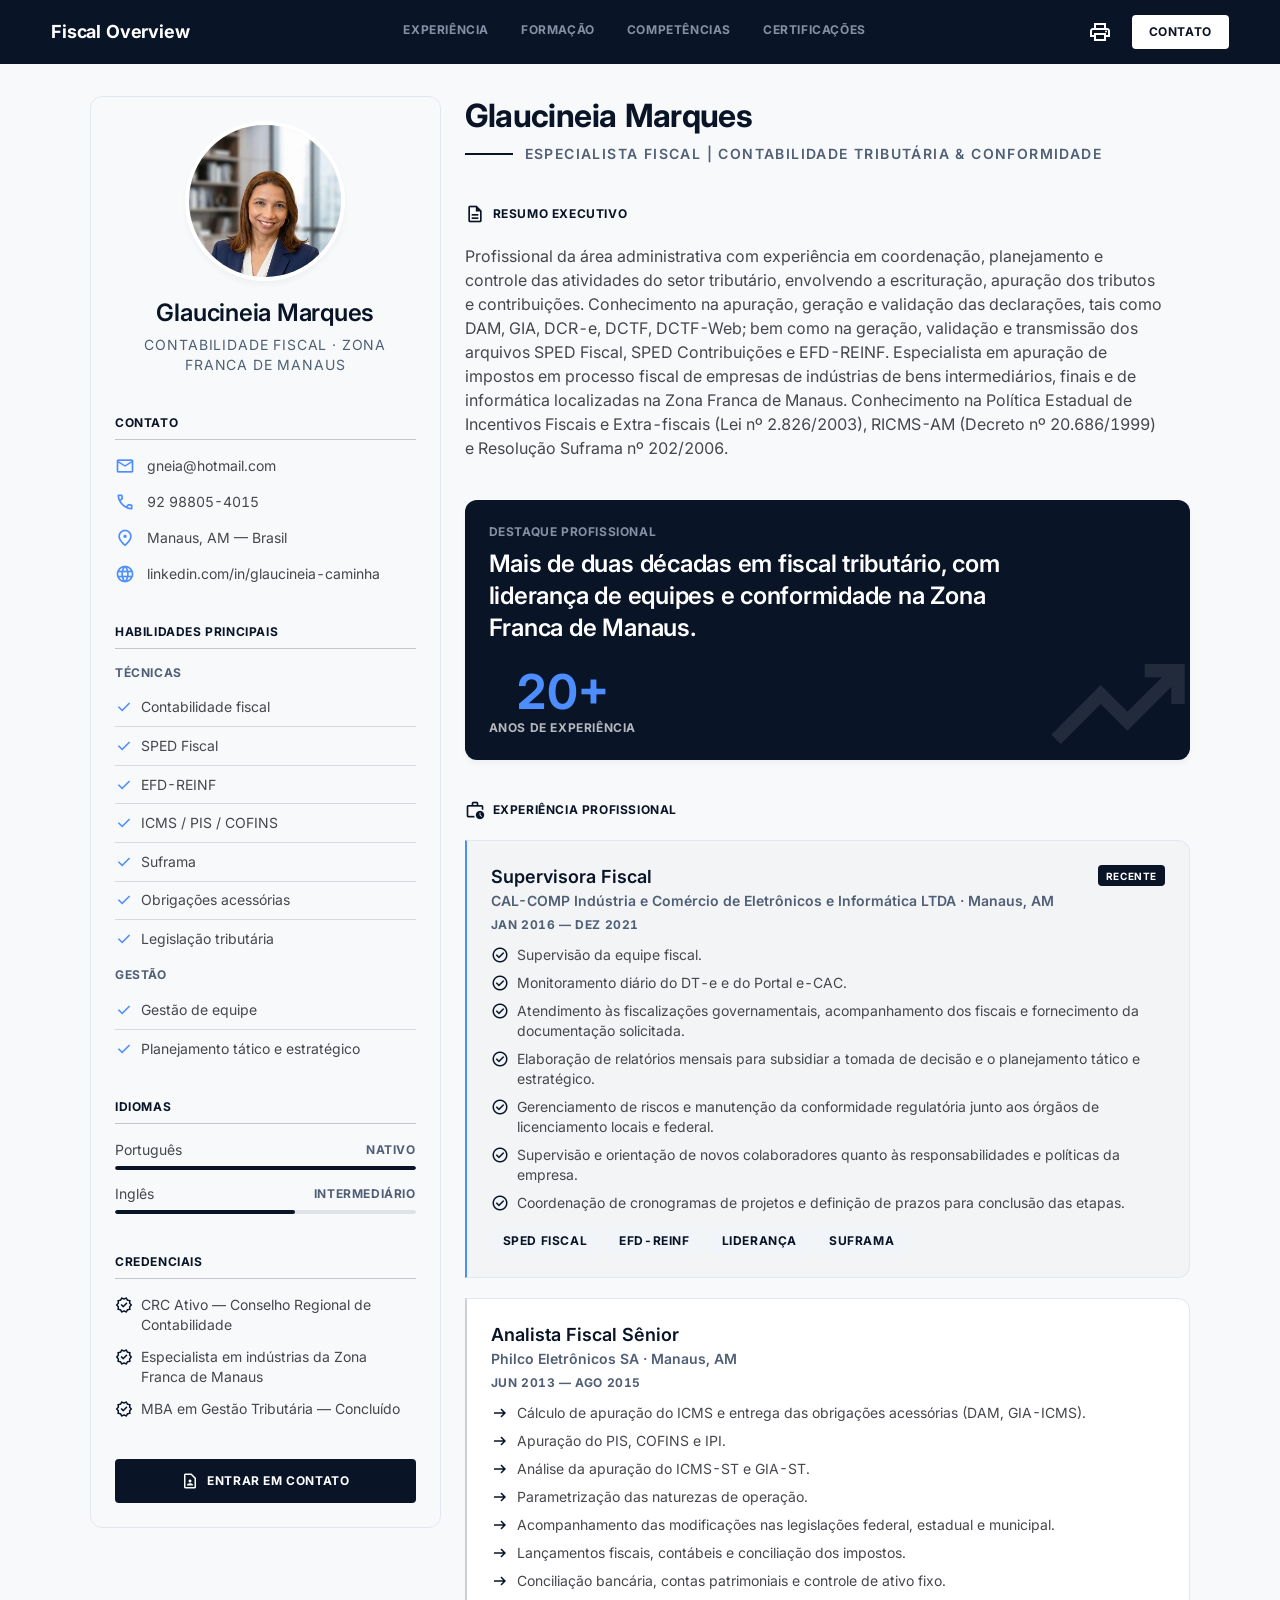
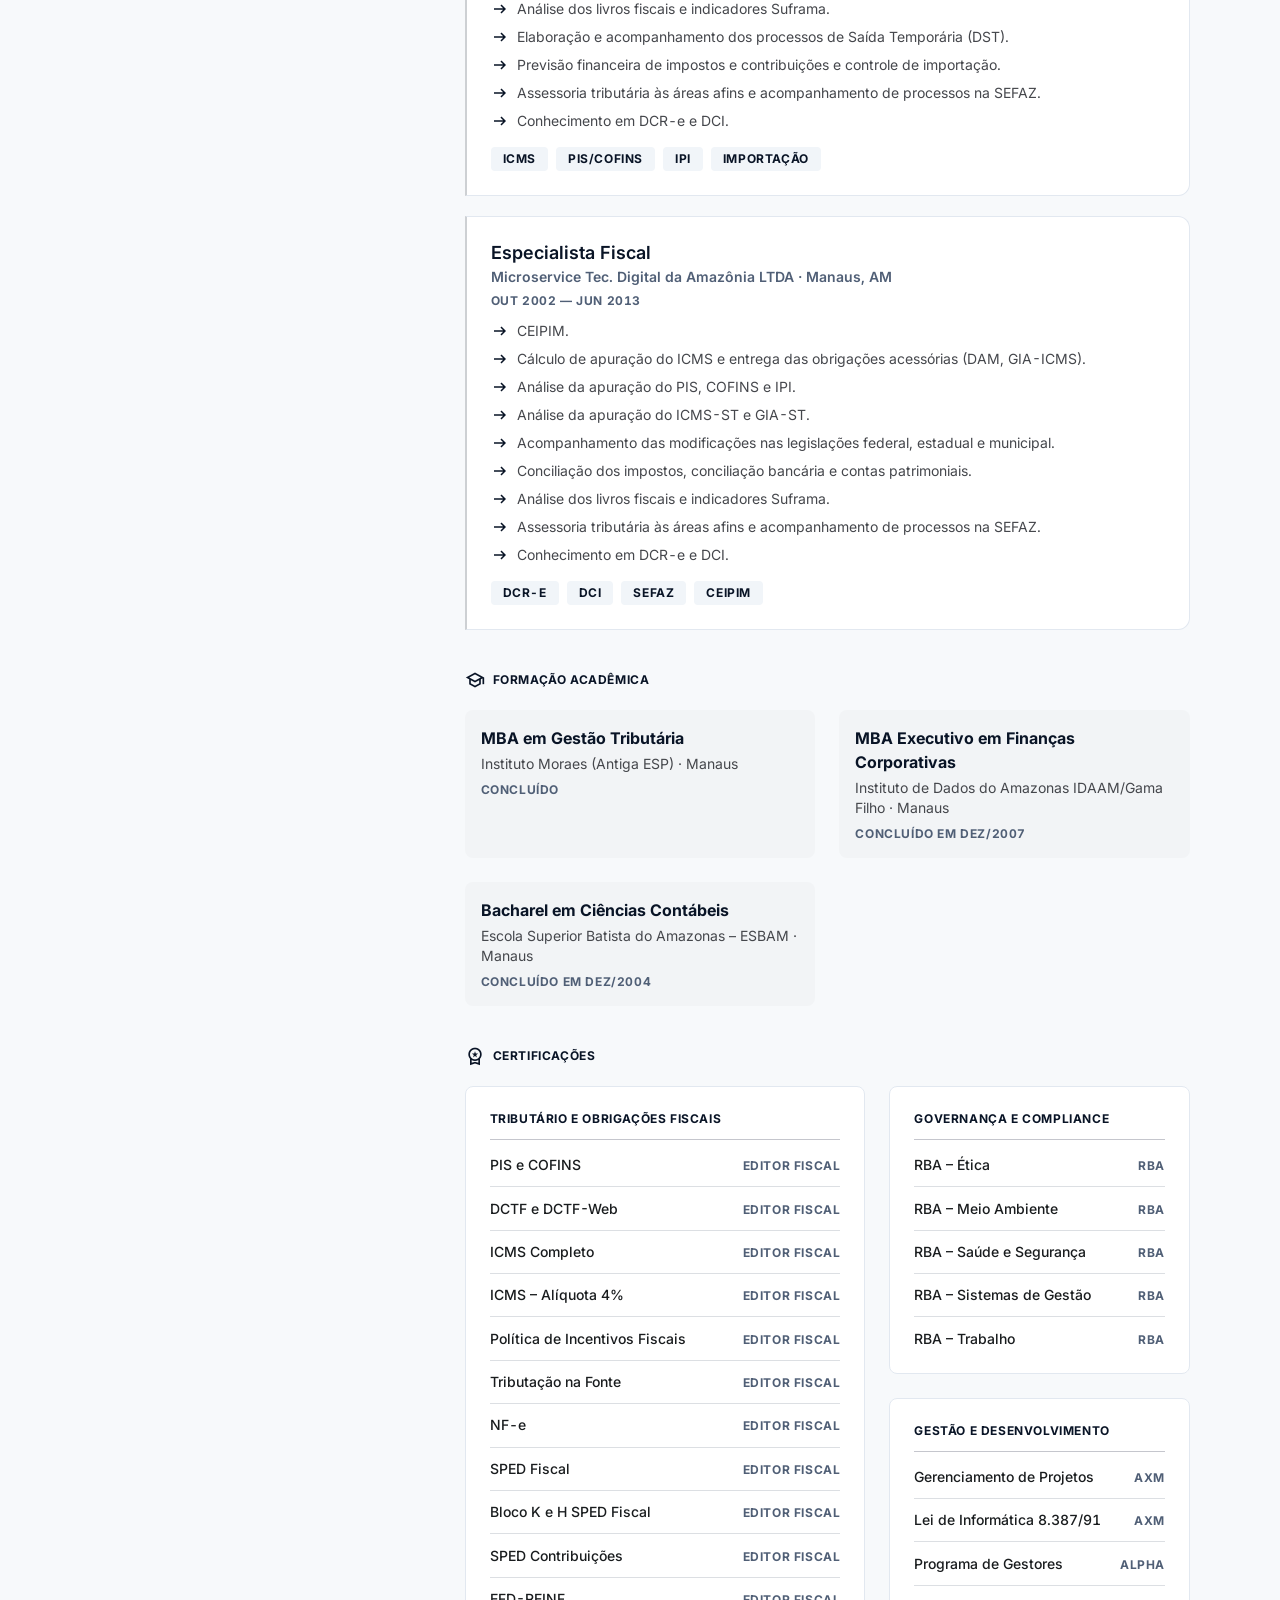
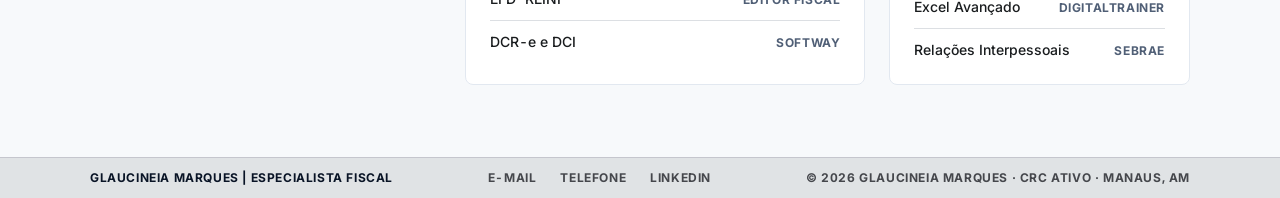
<file: index.html>
<!DOCTYPE html>
<html lang="pt-BR">
<head>
  <meta charset="UTF-8" />
  <meta name="viewport" content="width=device-width, initial-scale=1.0" />
  <title>Glaucineia Marques | Especialista Fiscal</title>
  <link rel="preconnect" href="https://fonts.googleapis.com" />
  <link rel="preconnect" href="https://fonts.gstatic.com" crossorigin />
  <link href="https://fonts.googleapis.com/css2?family=Inter:wght@400;500;600;700&display=swap" rel="stylesheet" />
  <link href="https://fonts.googleapis.com/css2?family=Material+Symbols+Outlined:opsz,wght,FILL,GRAD@24,400,0,0&display=swap" rel="stylesheet" />
  <link rel="stylesheet" href="styles.css" />
</head>
<body>
  <div class="progress-bar" id="progressBar" aria-hidden="true"></div>

  <header class="topbar no-print" id="nav">
    <a href="#inicio" class="topbar-brand">Fiscal Overview</a>
    <button class="nav-toggle" id="navToggle" aria-label="Abrir menu" aria-expanded="false">
      <span></span><span></span><span></span>
    </button>
    <nav class="topbar-nav" id="navLinks" aria-label="Seções do currículo">
      <a href="#experiencias" class="topbar-link">Experiência</a>
      <a href="#formacao" class="topbar-link">Formação</a>
      <a href="#competencias" class="topbar-link">Competências</a>
      <a href="#certificacoes" class="topbar-link">Certificações</a>
    </nav>
    <div class="topbar-actions">
      <button type="button" class="icon-btn" onclick="window.print()" aria-label="Imprimir currículo">
        <span class="material-symbols-outlined" aria-hidden="true">print</span>
      </button>
      <a href="mailto:gneia@hotmail.com" class="btn btn-on-primary">Contato</a>
    </div>
  </header>

  <main class="cv-grid" id="inicio">
    <!-- Sidebar — 4 cols -->
    <aside class="cv-sidebar">
      <div class="sidebar-panel">
        <div class="profile-block">
          <div class="profile-photo">
            <img src="Foto_Glaucineia.jpeg" alt="Retrato profissional de Glaucineia Marques" />
          </div>
          <div>
            <h2 class="headline-md">Glaucineia Marques</h2>
            <p class="profile-role">Contabilidade fiscal · Zona Franca de Manaus</p>
          </div>
        </div>

        <section class="sidebar-section" aria-labelledby="contato-heading">
          <h3 id="contato-heading" class="label-caps section-label">Contato</h3>
          <ul class="contact-list">
            <li>
              <a href="mailto:gneia@hotmail.com">
                <span class="material-symbols-outlined" aria-hidden="true">mail</span>
                <span>gneia@hotmail.com</span>
              </a>
            </li>
            <li>
              <a href="tel:+5592988054015">
                <span class="material-symbols-outlined" aria-hidden="true">call</span>
                <span>92 98805-4015</span>
              </a>
            </li>
            <li>
              <span class="contact-static">
                <span class="material-symbols-outlined" aria-hidden="true">location_on</span>
                <span>Manaus, AM — Brasil</span>
              </span>
            </li>
            <li>
              <a href="https://www.linkedin.com/in/glaucineia-caminha-08a15871" target="_blank" rel="noopener noreferrer">
                <span class="material-symbols-outlined" aria-hidden="true">language</span>
                <span>linkedin.com/in/glaucineia-caminha</span>
              </a>
            </li>
          </ul>
        </section>

        <section class="sidebar-section" id="competencias" aria-labelledby="skills-heading">
          <h3 id="skills-heading" class="label-caps section-label">Habilidades principais</h3>
          <div class="skill-groups">
            <div class="skill-group">
              <p class="label-caps skill-group-label">Técnicas</p>
              <ul class="skill-list">
                <li><span class="material-symbols-outlined" aria-hidden="true">check</span><span>Contabilidade fiscal</span></li>
                <li><span class="material-symbols-outlined" aria-hidden="true">check</span><span>SPED Fiscal</span></li>
                <li><span class="material-symbols-outlined" aria-hidden="true">check</span><span>EFD-REINF</span></li>
                <li><span class="material-symbols-outlined" aria-hidden="true">check</span><span>ICMS / PIS / COFINS</span></li>
                <li><span class="material-symbols-outlined" aria-hidden="true">check</span><span>Suframa</span></li>
                <li><span class="material-symbols-outlined" aria-hidden="true">check</span><span>Obrigações acessórias</span></li>
                <li><span class="material-symbols-outlined" aria-hidden="true">check</span><span>Legislação tributária</span></li>
              </ul>
            </div>
            <div class="skill-group">
              <p class="label-caps skill-group-label">Gestão</p>
              <ul class="skill-list">
                <li><span class="material-symbols-outlined" aria-hidden="true">check</span><span>Gestão de equipe</span></li>
                <li><span class="material-symbols-outlined" aria-hidden="true">check</span><span>Planejamento tático e estratégico</span></li>
              </ul>
            </div>
          </div>
        </section>

        <section class="sidebar-section" id="idiomas" aria-labelledby="idiomas-heading">
          <h3 id="idiomas-heading" class="label-caps section-label">Idiomas</h3>
          <div class="lang-list">
            <article class="lang-item" data-level="100">
              <div class="lang-meta">
                <span class="body-md">Português</span>
                <span class="label-caps lang-level">Nativo</span>
              </div>
              <div class="lang-bar" role="presentation"><span class="lang-fill"></span></div>
            </article>
            <article class="lang-item" data-level="60">
              <div class="lang-meta">
                <span class="body-md">Inglês</span>
                <span class="label-caps lang-level">Intermediário</span>
              </div>
              <div class="lang-bar" role="presentation"><span class="lang-fill"></span></div>
            </article>
          </div>
        </section>

        <section class="sidebar-section" aria-labelledby="creds-heading">
          <h3 id="creds-heading" class="label-caps section-label">Credenciais</h3>
          <ul class="cred-list">
            <li>
              <span class="material-symbols-outlined" aria-hidden="true">verified</span>
              <span>CRC Ativo — Conselho Regional de Contabilidade</span>
            </li>
            <li>
              <span class="material-symbols-outlined" aria-hidden="true">verified</span>
              <span>Especialista em indústrias da Zona Franca de Manaus</span>
            </li>
            <li>
              <span class="material-symbols-outlined" aria-hidden="true">verified</span>
              <span>MBA em Gestão Tributária — Concluído</span>
            </li>
          </ul>
        </section>

        <a href="mailto:gneia@hotmail.com" class="btn btn-primary btn-block">
          <span class="material-symbols-outlined" aria-hidden="true">contact_page</span>
          Entrar em contato
        </a>
      </div>
    </aside>

    <!-- Main — 8 cols -->
    <div class="cv-main">
      <section class="identity-block">
        <h1 class="display-lg">Glaucineia Marques</h1>
        <div class="identity-rule">
          <span class="rule-line" aria-hidden="true"></span>
          <p class="identity-subtitle">Especialista fiscal | Contabilidade tributária &amp; conformidade</p>
        </div>
      </section>

      <section class="content-section" aria-labelledby="resumo-heading">
        <h2 id="resumo-heading" class="label-caps section-heading">
          <span class="material-symbols-outlined" aria-hidden="true">description</span>
          Resumo executivo
        </h2>
        <p class="body-lg summary-text">
          Profissional da área administrativa com experiência em coordenação, planejamento e controle das atividades do setor tributário, envolvendo a escrituração, apuração dos tributos e contribuições. Conhecimento na apuração, geração e validação das declarações, tais como DAM, GIA, DCR-e, DCTF, DCTF-Web; bem como na geração, validação e transmissão dos arquivos SPED Fiscal, SPED Contribuições e EFD-REINF. Especialista em apuração de impostos em processo fiscal de empresas de indústrias de bens intermediários, finais e de informática localizadas na Zona Franca de Manaus. Conhecimento na Política Estadual de Incentivos Fiscais e Extra-fiscais (Lei nº 2.826/2003), RICMS-AM (Decreto nº 20.686/1999) e Resolução Suframa nº 202/2006.
        </p>
      </section>

      <section class="impact-card" aria-label="Destaque profissional">
        <div class="impact-copy">
          <p class="label-caps impact-label">Destaque profissional</p>
          <p class="headline-md impact-title">Mais de duas décadas em fiscal tributário, com liderança de equipes e conformidade na Zona Franca de Manaus.</p>
        </div>
        <div class="impact-metric">
          <span class="impact-value">20+</span>
          <span class="label-caps impact-caption">Anos de experiência</span>
        </div>
        <span class="material-symbols-outlined impact-watermark" aria-hidden="true">trending_up</span>
      </section>

      <section class="content-section" id="experiencias" aria-labelledby="exp-heading">
        <h2 id="exp-heading" class="label-caps section-heading">
          <span class="material-symbols-outlined" aria-hidden="true">work_history</span>
          Experiência profissional
        </h2>

        <div class="experience-stack">
          <article class="experience-card experience-card--featured">
            <div class="experience-header">
              <div>
                <h3 class="headline-sm">Supervisora Fiscal</h3>
                <p class="body-md experience-meta">CAL-COMP Indústria e Comércio de Eletrônicos e Informática LTDA · Manaus, AM</p>
                <p class="label-caps experience-dates">Jan 2016 — Dez 2021</p>
              </div>
              <span class="status-badge">Recente</span>
            </div>
            <ul class="duty-list">
              <li><span class="material-symbols-outlined" aria-hidden="true">check_circle</span> Supervisão da equipe fiscal.</li>
              <li><span class="material-symbols-outlined" aria-hidden="true">check_circle</span> Monitoramento diário do DT-e e do Portal e-CAC.</li>
              <li><span class="material-symbols-outlined" aria-hidden="true">check_circle</span> Atendimento às fiscalizações governamentais, acompanhamento dos fiscais e fornecimento da documentação solicitada.</li>
              <li><span class="material-symbols-outlined" aria-hidden="true">check_circle</span> Elaboração de relatórios mensais para subsidiar a tomada de decisão e o planejamento tático e estratégico.</li>
              <li><span class="material-symbols-outlined" aria-hidden="true">check_circle</span> Gerenciamento de riscos e manutenção da conformidade regulatória junto aos órgãos de licenciamento locais e federal.</li>
              <li><span class="material-symbols-outlined" aria-hidden="true">check_circle</span> Supervisão e orientação de novos colaboradores quanto às responsabilidades e políticas da empresa.</li>
              <li><span class="material-symbols-outlined" aria-hidden="true">check_circle</span> Coordenação de cronogramas de projetos e definição de prazos para conclusão das etapas.</li>
            </ul>
            <ul class="chip-list">
              <li class="chip">SPED Fiscal</li>
              <li class="chip">EFD-REINF</li>
              <li class="chip">Liderança</li>
              <li class="chip">Suframa</li>
            </ul>
          </article>

          <article class="experience-card">
            <div class="experience-header">
              <div>
                <h3 class="headline-sm">Analista Fiscal Sênior</h3>
                <p class="body-md experience-meta">Philco Eletrônicos SA · Manaus, AM</p>
                <p class="label-caps experience-dates">Jun 2013 — Ago 2015</p>
              </div>
            </div>
            <ul class="duty-list">
              <li><span class="material-symbols-outlined" aria-hidden="true">arrow_right_alt</span> Cálculo de apuração do ICMS e entrega das obrigações acessórias (DAM, GIA-ICMS).</li>
              <li><span class="material-symbols-outlined" aria-hidden="true">arrow_right_alt</span> Apuração do PIS, COFINS e IPI.</li>
              <li><span class="material-symbols-outlined" aria-hidden="true">arrow_right_alt</span> Análise da apuração do ICMS-ST e GIA-ST.</li>
              <li><span class="material-symbols-outlined" aria-hidden="true">arrow_right_alt</span> Parametrização das naturezas de operação.</li>
              <li><span class="material-symbols-outlined" aria-hidden="true">arrow_right_alt</span> Acompanhamento das modificações nas legislações federal, estadual e municipal.</li>
              <li><span class="material-symbols-outlined" aria-hidden="true">arrow_right_alt</span> Lançamentos fiscais, contábeis e conciliação dos impostos.</li>
              <li><span class="material-symbols-outlined" aria-hidden="true">arrow_right_alt</span> Conciliação bancária, contas patrimoniais e controle de ativo fixo.</li>
              <li><span class="material-symbols-outlined" aria-hidden="true">arrow_right_alt</span> Análise dos livros fiscais e indicadores Suframa.</li>
              <li><span class="material-symbols-outlined" aria-hidden="true">arrow_right_alt</span> Elaboração e acompanhamento dos processos de Saída Temporária (DST).</li>
              <li><span class="material-symbols-outlined" aria-hidden="true">arrow_right_alt</span> Previsão financeira de impostos e contribuições e controle de importação.</li>
              <li><span class="material-symbols-outlined" aria-hidden="true">arrow_right_alt</span> Assessoria tributária às áreas afins e acompanhamento de processos na SEFAZ.</li>
              <li><span class="material-symbols-outlined" aria-hidden="true">arrow_right_alt</span> Conhecimento em DCR-e e DCI.</li>
            </ul>
            <ul class="chip-list">
              <li class="chip">ICMS</li>
              <li class="chip">PIS/COFINS</li>
              <li class="chip">IPI</li>
              <li class="chip">Importação</li>
            </ul>
          </article>

          <article class="experience-card">
            <div class="experience-header">
              <div>
                <h3 class="headline-sm">Especialista Fiscal</h3>
                <p class="body-md experience-meta">Microservice Tec. Digital da Amazônia LTDA · Manaus, AM</p>
                <p class="label-caps experience-dates">Out 2002 — Jun 2013</p>
              </div>
            </div>
            <ul class="duty-list">
              <li><span class="material-symbols-outlined" aria-hidden="true">arrow_right_alt</span> CEIPIM.</li>
              <li><span class="material-symbols-outlined" aria-hidden="true">arrow_right_alt</span> Cálculo de apuração do ICMS e entrega das obrigações acessórias (DAM, GIA-ICMS).</li>
              <li><span class="material-symbols-outlined" aria-hidden="true">arrow_right_alt</span> Análise da apuração do PIS, COFINS e IPI.</li>
              <li><span class="material-symbols-outlined" aria-hidden="true">arrow_right_alt</span> Análise da apuração do ICMS-ST e GIA-ST.</li>
              <li><span class="material-symbols-outlined" aria-hidden="true">arrow_right_alt</span> Acompanhamento das modificações nas legislações federal, estadual e municipal.</li>
              <li><span class="material-symbols-outlined" aria-hidden="true">arrow_right_alt</span> Conciliação dos impostos, conciliação bancária e contas patrimoniais.</li>
              <li><span class="material-symbols-outlined" aria-hidden="true">arrow_right_alt</span> Análise dos livros fiscais e indicadores Suframa.</li>
              <li><span class="material-symbols-outlined" aria-hidden="true">arrow_right_alt</span> Assessoria tributária às áreas afins e acompanhamento de processos na SEFAZ.</li>
              <li><span class="material-symbols-outlined" aria-hidden="true">arrow_right_alt</span> Conhecimento em DCR-e e DCI.</li>
            </ul>
            <ul class="chip-list">
              <li class="chip">DCR-e</li>
              <li class="chip">DCI</li>
              <li class="chip">SEFAZ</li>
              <li class="chip">CEIPIM</li>
            </ul>
          </article>
        </div>
      </section>

      <section class="content-section" id="formacao" aria-labelledby="edu-heading">
        <h2 id="edu-heading" class="label-caps section-heading">
          <span class="material-symbols-outlined" aria-hidden="true">school</span>
          Formação acadêmica
        </h2>
        <div class="edu-grid">
          <article class="edu-card">
            <h3 class="body-lg edu-title">MBA em Gestão Tributária</h3>
            <p class="body-md">Instituto Moraes (Antiga ESP) · Manaus</p>
            <p class="label-caps edu-date">Concluído</p>
          </article>
          <article class="edu-card">
            <h3 class="body-lg edu-title">MBA Executivo em Finanças Corporativas</h3>
            <p class="body-md">Instituto de Dados do Amazonas IDAAM/Gama Filho · Manaus</p>
            <p class="label-caps edu-date">Concluído em Dez/2007</p>
          </article>
          <article class="edu-card">
            <h3 class="body-lg edu-title">Bacharel em Ciências Contábeis</h3>
            <p class="body-md">Escola Superior Batista do Amazonas – ESBAM · Manaus</p>
            <p class="label-caps edu-date">Concluído em Dez/2004</p>
          </article>
        </div>
      </section>

      <section class="content-section" id="certificacoes" aria-labelledby="cert-heading">
        <h2 id="cert-heading" class="label-caps section-heading">
          <span class="material-symbols-outlined" aria-hidden="true">workspace_premium</span>
          Certificações
        </h2>
        <div class="cert-groups">
          <article class="cert-group">
            <h3 class="label-caps cert-group-title">Tributário e obrigações fiscais</h3>
            <ul class="cert-list">
              <li><span class="cert-name">PIS e COFINS</span><span class="cert-issuer">Editor Fiscal</span></li>
              <li><span class="cert-name">DCTF e DCTF-Web</span><span class="cert-issuer">Editor Fiscal</span></li>
              <li><span class="cert-name">ICMS Completo</span><span class="cert-issuer">Editor Fiscal</span></li>
              <li><span class="cert-name">ICMS – Alíquota 4%</span><span class="cert-issuer">Editor Fiscal</span></li>
              <li><span class="cert-name">Política de Incentivos Fiscais</span><span class="cert-issuer">Editor Fiscal</span></li>
              <li><span class="cert-name">Tributação na Fonte</span><span class="cert-issuer">Editor Fiscal</span></li>
              <li><span class="cert-name">NF-e</span><span class="cert-issuer">Editor Fiscal</span></li>
              <li><span class="cert-name">SPED Fiscal</span><span class="cert-issuer">Editor Fiscal</span></li>
              <li><span class="cert-name">Bloco K e H SPED Fiscal</span><span class="cert-issuer">Editor Fiscal</span></li>
              <li><span class="cert-name">SPED Contribuições</span><span class="cert-issuer">Editor Fiscal</span></li>
              <li><span class="cert-name">EFD-REINF</span><span class="cert-issuer">Editor Fiscal</span></li>
              <li><span class="cert-name">DCR-e e DCI</span><span class="cert-issuer">Softway</span></li>
            </ul>
          </article>
          <article class="cert-group">
            <h3 class="label-caps cert-group-title">Governança e compliance</h3>
            <ul class="cert-list">
              <li><span class="cert-name">RBA – Ética</span><span class="cert-issuer">RBA</span></li>
              <li><span class="cert-name">RBA – Meio Ambiente</span><span class="cert-issuer">RBA</span></li>
              <li><span class="cert-name">RBA – Saúde e Segurança</span><span class="cert-issuer">RBA</span></li>
              <li><span class="cert-name">RBA – Sistemas de Gestão</span><span class="cert-issuer">RBA</span></li>
              <li><span class="cert-name">RBA – Trabalho</span><span class="cert-issuer">RBA</span></li>
            </ul>
          </article>
          <article class="cert-group">
            <h3 class="label-caps cert-group-title">Gestão e desenvolvimento</h3>
            <ul class="cert-list">
              <li><span class="cert-name">Gerenciamento de Projetos</span><span class="cert-issuer">AXM</span></li>
              <li><span class="cert-name">Lei de Informática 8.387/91</span><span class="cert-issuer">AXM</span></li>
              <li><span class="cert-name">Programa de Gestores</span><span class="cert-issuer">Alpha</span></li>
              <li><span class="cert-name">Excel Avançado</span><span class="cert-issuer">DigitalTrainer</span></li>
              <li><span class="cert-name">Relações Interpessoais</span><span class="cert-issuer">SEBRAE</span></li>
            </ul>
          </article>
        </div>
      </section>
    </div>
  </main>

  <footer class="footer no-print">
    <div class="footer-inner">
      <p class="label-caps footer-brand">Glaucineia Marques | Especialista fiscal</p>
      <div class="footer-links">
        <a href="mailto:gneia@hotmail.com">E-mail</a>
        <a href="tel:+5592988054015">Telefone</a>
        <a href="https://www.linkedin.com/in/glaucineia-caminha-08a15871" target="_blank" rel="noopener noreferrer">LinkedIn</a>
      </div>
      <p class="label-caps footer-copy">© <span id="year"></span> Glaucineia Marques · CRC Ativo · Manaus, AM</p>
    </div>
  </footer>

  <button type="button" class="scroll-top no-print" id="scrollTop" aria-label="Voltar ao topo">
    <span class="material-symbols-outlined" aria-hidden="true">expand_less</span>
  </button>

  <script src="script.js"></script>
</body>
</html>
</file>
<file: styles.css>
:root {
  --surface: #f7f9fb;
  --surface-dim: #d8dadc;
  --surface-bright: #f7f9fb;
  --surface-container-lowest: #ffffff;
  --surface-container-low: #f2f4f6;
  --surface-container: #eceef0;
  --surface-container-high: #e6e8ea;
  --surface-container-highest: #e0e3e5;
  --surface-variant: #e0e3e5;
  --background: #f7f9fb;
  --on-background: #191c1e;
  --on-surface: #191c1e;
  --on-surface-variant: #45474c;
  --inverse-surface: #2d3133;
  --inverse-on-surface: #eff1f3;

  --primary: #091426;
  --on-primary: #ffffff;
  --primary-container: #1e293b;
  --on-primary-container: #8590a6;
  --inverse-primary: #bcc7de;
  --secondary: #505f76;
  --on-secondary: #ffffff;
  --secondary-container: #d0e1fb;
  --on-secondary-container: #54647a;
  --tertiary: #001334;
  --on-tertiary: #ffffff;
  --tertiary-container: #00275b;
  --on-tertiary-container: #4c8dff;
  --accent: #4c8dff;
  --surface-tint: #545f73;

  --outline: #75777d;
  --outline-variant: #c5c6cd;
  --divider: rgba(80, 95, 118, 0.2);
  --border-soft: #e2e8f0;
  --shadow-ambient: 0 4px 6px -1px rgba(30, 41, 59, 0.05);

  --radius-sm: 0.125rem;
  --radius: 0.25rem;
  --radius-md: 0.375rem;
  --radius-lg: 0.5rem;
  --radius-xl: 0.75rem;
  --radius-full: 9999px;

  --margin-page: 4rem;
  --gutter-grid: 1.5rem;
  --stack-section: 2.5rem;
  --stack-element: 0.75rem;
  --inset-card: 1.5rem;

  --font: "Inter", system-ui, sans-serif;
  --nav-h: 64px;
  --ease: cubic-bezier(0.22, 1, 0.36, 1);
  --cv-max: 1100px;
}

*,
*::before,
*::after {
  box-sizing: border-box;
  margin: 0;
  padding: 0;
}

html {
  scroll-behavior: smooth;
  scroll-padding-top: calc(var(--nav-h) + 1rem);
}

body {
  font-family: var(--font);
  font-size: 14px;
  line-height: 20px;
  font-weight: 400;
  color: var(--on-surface);
  background: var(--background);
  font-variant-numeric: tabular-nums lining-nums;
  overflow-x: hidden;
}

::selection {
  background: var(--secondary-container);
  color: var(--on-secondary-container);
}

img {
  max-width: 100%;
  display: block;
}

a {
  color: inherit;
  text-decoration: none;
}

ul {
  list-style: none;
}

.material-symbols-outlined {
  font-variation-settings: "FILL" 0, "wght" 400, "GRAD" 0, "opsz" 24;
  font-size: 24px;
  line-height: 1;
  vertical-align: middle;
}

/* Typography tokens — DESIGN.md */
.display-lg {
  font-size: 32px;
  line-height: 40px;
  font-weight: 700;
  letter-spacing: -0.02em;
  color: var(--primary);
}

.headline-md {
  font-size: 24px;
  line-height: 32px;
  font-weight: 600;
  letter-spacing: -0.01em;
  color: var(--primary);
}

.headline-sm {
  font-size: 18px;
  line-height: 24px;
  font-weight: 600;
  color: var(--primary);
}

.body-lg {
  font-size: 16px;
  line-height: 24px;
  font-weight: 400;
}

.body-md {
  font-size: 14px;
  line-height: 20px;
  font-weight: 400;
  color: var(--on-surface-variant);
}

.label-caps {
  font-size: 12px;
  line-height: 16px;
  font-weight: 700;
  letter-spacing: 0.05em;
  text-transform: uppercase;
}

/* Progress — accent sparingly */
.progress-bar {
  position: fixed;
  top: 0;
  left: 0;
  height: 2px;
  width: 0%;
  background: var(--accent);
  z-index: 1000;
  transition: width 0.1s linear;
}

/* Topbar — deep navy structural */
.topbar {
  position: fixed;
  inset: 0 0 auto;
  z-index: 900;
  height: var(--nav-h);
  display: flex;
  align-items: center;
  justify-content: space-between;
  gap: 1rem;
  padding: 0 clamp(1rem, 4vw, var(--margin-page));
  background: var(--primary);
  color: var(--on-primary);
}

.topbar-brand {
  font-size: 18px;
  line-height: 24px;
  font-weight: 700;
  letter-spacing: -0.01em;
  color: var(--on-primary);
  white-space: nowrap;
}

.topbar-nav {
  display: flex;
  align-items: center;
  gap: 2rem;
}

.topbar-link {
  font-size: 12px;
  line-height: 16px;
  font-weight: 700;
  letter-spacing: 0.05em;
  text-transform: uppercase;
  color: var(--on-primary-container);
  padding-bottom: 2px;
  border-bottom: 2px solid transparent;
  transition: color 0.2s ease, border-color 0.2s ease;
}

.topbar-link:hover,
.topbar-link.active {
  color: var(--on-primary);
  border-bottom-color: var(--on-primary);
}

.topbar-actions {
  display: flex;
  align-items: center;
  gap: 0.75rem;
}

.icon-btn {
  display: grid;
  place-items: center;
  width: 40px;
  height: 40px;
  border: 0;
  background: transparent;
  color: var(--on-primary);
  cursor: pointer;
  border-radius: var(--radius);
  transition: background 0.2s ease, transform 0.15s ease;
}

.icon-btn:hover {
  background: rgba(255, 255, 255, 0.08);
}

.icon-btn:active {
  transform: scale(0.95);
}

.nav-toggle {
  display: none;
  flex-direction: column;
  gap: 5px;
  background: none;
  border: 0;
  cursor: pointer;
  padding: 8px;
  margin-left: auto;
}

.nav-toggle span {
  width: 22px;
  height: 2px;
  background: var(--on-primary);
  transition: 0.3s var(--ease);
}

/* Buttons — DS */
.btn {
  display: inline-flex;
  align-items: center;
  justify-content: center;
  gap: 0.5rem;
  padding: 0.5rem 1rem;
  border-radius: var(--radius);
  font-size: 12px;
  line-height: 16px;
  font-weight: 700;
  letter-spacing: 0.05em;
  text-transform: uppercase;
  border: 1px solid transparent;
  cursor: pointer;
  transition: background 0.2s ease, color 0.2s ease, border-color 0.2s ease;
}

.btn .material-symbols-outlined {
  font-size: 18px;
}

.btn:focus-visible {
  outline: 2px solid var(--accent);
  outline-offset: 2px;
}

.btn-primary {
  background: var(--primary);
  color: var(--on-primary);
}

.btn-primary:hover {
  background: var(--primary-container);
}

.btn-on-primary {
  background: var(--on-primary);
  color: var(--primary);
}

.btn-on-primary:hover {
  background: var(--surface-bright);
}

.btn-secondary {
  background: transparent;
  color: var(--secondary);
  border-color: var(--outline);
}

.btn-secondary:hover {
  border-color: var(--primary);
  color: var(--primary);
}

.btn-block {
  width: 100%;
  padding: 0.75rem 1rem;
}

/* 12-column CV grid */
.cv-grid {
  width: min(var(--cv-max), calc(100% - 2rem));
  margin: 0 auto;
  padding: calc(var(--nav-h) + 2rem) 0 var(--stack-section);
  display: grid;
  grid-template-columns: repeat(12, 1fr);
  gap: var(--gutter-grid);
}

.cv-sidebar {
  grid-column: span 4;
}

.cv-main {
  grid-column: span 8;
  display: flex;
  flex-direction: column;
  gap: var(--stack-section);
  min-width: 0;
}

.sidebar-panel {
  background: var(--surface-bright);
  border: 1px solid var(--border-soft);
  border-radius: var(--radius-xl);
  padding: 1.5rem;
  display: flex;
  flex-direction: column;
  gap: var(--stack-section);
  position: sticky;
  top: calc(var(--nav-h) + 1rem);
}

.profile-block {
  display: flex;
  flex-direction: column;
  align-items: center;
  text-align: center;
  gap: 1rem;
}

.profile-photo {
  width: 160px;
  height: 160px;
  border-radius: var(--radius-full);
  overflow: hidden;
  border: 4px solid var(--surface-container-lowest);
  box-shadow: var(--shadow-ambient);
  background: var(--surface-container);
}

.profile-photo img {
  width: 100%;
  height: 100%;
  object-fit: cover;
  object-position: center 32%;
}

.profile-role {
  margin-top: 0.35rem;
  font-size: 14px;
  line-height: 20px;
  color: var(--secondary);
  text-transform: uppercase;
  letter-spacing: 0.06em;
}

.sidebar-section {
  display: flex;
  flex-direction: column;
  gap: 1rem;
}

.section-label {
  color: var(--primary);
  padding-bottom: 0.5rem;
  border-bottom: 1px solid var(--outline-variant);
}

.section-heading {
  display: flex;
  align-items: center;
  gap: 0.5rem;
  color: var(--primary);
  margin-bottom: 0.25rem;
}

.section-heading .material-symbols-outlined {
  font-size: 20px;
  color: var(--primary);
}

.contact-list {
  display: flex;
  flex-direction: column;
  gap: 1rem;
}

.contact-list a,
.contact-static {
  display: flex;
  align-items: flex-start;
  gap: 0.75rem;
  color: var(--on-surface-variant);
  font-size: 14px;
  line-height: 20px;
  transition: color 0.2s ease;
}

.contact-list a:hover {
  color: var(--primary);
}

.contact-list .material-symbols-outlined,
.contact-static .material-symbols-outlined {
  font-size: 20px;
  color: var(--accent);
  flex-shrink: 0;
  transition: transform 0.2s ease;
}

.contact-list a:hover .material-symbols-outlined {
  transform: scale(1.08);
}

.skill-groups {
  display: flex;
  flex-direction: column;
  gap: 1.15rem;
}

.skill-group-label {
  color: var(--secondary);
  margin-bottom: 0.5rem;
}

.skill-list {
  display: flex;
  flex-direction: column;
}

.skill-list li {
  display: flex;
  align-items: center;
  gap: 0.5rem;
  padding: 0.55rem 0;
  border-bottom: 1px solid var(--divider);
  font-size: 14px;
  line-height: 20px;
  color: var(--on-surface-variant);
}

.skill-list li:last-child {
  border-bottom: 0;
  padding-bottom: 0;
}

.skill-list .material-symbols-outlined {
  font-size: 18px;
  color: var(--accent);
  flex-shrink: 0;
}

.lang-list {
  display: flex;
  flex-direction: column;
  gap: 0.85rem;
}

.lang-meta {
  display: flex;
  justify-content: space-between;
  align-items: center;
  gap: 0.75rem;
  margin-bottom: 0.4rem;
}

.lang-level {
  color: var(--secondary);
}

.lang-bar {
  height: 4px;
  border-radius: var(--radius-full);
  background: var(--surface-container-highest);
  overflow: hidden;
}

.lang-fill {
  display: block;
  height: 100%;
  width: 0;
  background: var(--primary);
  border-radius: inherit;
  transition: width 1s var(--ease);
}

.cred-list {
  display: flex;
  flex-direction: column;
  gap: 0.75rem;
}

.cred-list li {
  display: flex;
  align-items: flex-start;
  gap: 0.5rem;
  font-size: 14px;
  line-height: 20px;
  color: var(--on-surface-variant);
}

.cred-list .material-symbols-outlined {
  font-size: 18px;
  color: var(--primary);
  flex-shrink: 0;
  margin-top: 1px;
}

/* Main identity */
.identity-block {
  display: flex;
  flex-direction: column;
  gap: 0.5rem;
}

.identity-rule {
  display: flex;
  align-items: center;
  gap: 0.75rem;
}

.rule-line {
  width: 48px;
  height: 2px;
  background: var(--primary);
  flex-shrink: 0;
}

.identity-subtitle {
  font-size: 14px;
  line-height: 20px;
  font-weight: 600;
  color: var(--secondary);
  text-transform: uppercase;
  letter-spacing: 0.1em;
}

.content-section {
  display: flex;
  flex-direction: column;
  gap: 1rem;
}

.summary-text {
  color: var(--on-surface-variant);
  max-width: 70ch;
}

/* Impact card — primary tonal layer */
.impact-card {
  position: relative;
  overflow: hidden;
  background: var(--primary);
  color: var(--on-primary);
  padding: var(--inset-card);
  border-radius: var(--radius-xl);
  box-shadow: var(--shadow-ambient);
  display: flex;
  flex-wrap: wrap;
  justify-content: space-between;
  align-items: center;
  gap: 1.5rem;
}

.impact-label {
  color: var(--on-primary-container);
  margin-bottom: 0.5rem;
}

.impact-title {
  color: var(--on-primary);
  max-width: 36ch;
  position: relative;
  z-index: 1;
}

.impact-metric {
  position: relative;
  z-index: 1;
  display: flex;
  flex-direction: column;
  align-items: center;
  text-align: center;
  gap: 0.25rem;
}

.impact-value {
  font-size: 48px;
  line-height: 1;
  font-weight: 700;
  color: var(--on-tertiary-container);
  font-variant-numeric: tabular-nums;
}

.impact-caption {
  opacity: 0.7;
}

.impact-watermark {
  position: absolute;
  right: -0.5rem;
  bottom: -1.5rem;
  font-size: 160px !important;
  opacity: 0.1;
  pointer-events: none;
  line-height: 1;
}

/* Experience cards — DS: 2px accent for featured */
.experience-stack {
  display: flex;
  flex-direction: column;
  gap: 1.25rem;
}

.experience-card {
  background: var(--surface-container-lowest);
  border: 1px solid var(--border-soft);
  border-left: 2px solid rgba(9, 20, 38, 0.2);
  border-radius: 0 var(--radius-xl) var(--radius-xl) 0;
  padding: var(--inset-card);
  display: flex;
  flex-direction: column;
  gap: var(--stack-element);
  transition: transform 0.25s var(--ease), box-shadow 0.25s var(--ease);
}

.experience-card--featured {
  background: var(--surface-container-low);
  border-left-color: var(--accent);
}

.experience-card:hover {
  transform: translateX(4px);
  box-shadow: var(--shadow-ambient);
}

.experience-header {
  display: flex;
  justify-content: space-between;
  align-items: flex-start;
  gap: 1rem;
}

.experience-meta {
  font-weight: 600;
  color: var(--secondary);
  margin-top: 0.15rem;
}

.experience-dates {
  color: var(--secondary);
  margin-top: 0.35rem;
}

.status-badge {
  flex-shrink: 0;
  background: var(--primary);
  color: var(--on-primary);
  font-size: 10px;
  line-height: 1;
  font-weight: 700;
  letter-spacing: 0.06em;
  text-transform: uppercase;
  padding: 0.35rem 0.5rem;
  border-radius: var(--radius);
}

.duty-list {
  display: flex;
  flex-direction: column;
  gap: 0.5rem;
}

.duty-list li {
  display: flex;
  align-items: flex-start;
  gap: 0.5rem;
  font-size: 14px;
  line-height: 20px;
  color: var(--on-surface-variant);
}

.duty-list .material-symbols-outlined {
  font-size: 18px;
  color: var(--primary);
  flex-shrink: 0;
  margin-top: 1px;
}

/* Chips — DS #f1f5f9 + navy + 4px */
.chip-list {
  display: flex;
  flex-wrap: wrap;
  gap: 0.5rem;
  margin-top: 0.25rem;
}

.chip {
  background: #f1f5f9;
  color: var(--primary);
  padding: 0.25rem 0.75rem;
  border-radius: var(--radius);
  font-size: 12px;
  line-height: 16px;
  font-weight: 700;
  letter-spacing: 0.05em;
  text-transform: uppercase;
}

/* Education */
.edu-grid {
  display: grid;
  grid-template-columns: repeat(2, 1fr);
  gap: var(--gutter-grid);
}

.edu-card {
  background: var(--surface-container-low);
  border-radius: var(--radius-lg);
  padding: 1rem;
}

.edu-title {
  font-weight: 700;
  color: var(--primary);
  margin-bottom: 0.25rem;
}

.edu-date {
  color: var(--secondary);
  margin-top: 0.5rem;
}

/* Certifications — table-like rows */
.cert-groups {
  display: grid;
  grid-template-columns: 1.2fr 0.9fr;
  gap: var(--gutter-grid);
}

.cert-group {
  background: var(--surface-container-lowest);
  border: 1px solid var(--border-soft);
  border-radius: var(--radius-lg);
  padding: var(--inset-card);
}

.cert-group:first-child {
  grid-row: span 2;
}

.cert-group-title {
  color: var(--primary);
  padding-bottom: 0.75rem;
  margin-bottom: 0.25rem;
  border-bottom: 1px solid var(--outline-variant);
}

.cert-list li {
  display: grid;
  grid-template-columns: 1fr auto;
  gap: 1rem;
  align-items: baseline;
  padding: 0.7rem 0;
  border-bottom: 1px solid var(--divider);
}

.cert-list li:last-child {
  border-bottom: 0;
  padding-bottom: 0;
}

.cert-name {
  font-size: 14px;
  line-height: 20px;
  color: var(--on-surface);
  font-weight: 500;
}

.cert-issuer {
  font-size: 12px;
  line-height: 16px;
  font-weight: 700;
  letter-spacing: 0.05em;
  text-transform: uppercase;
  color: var(--secondary);
  white-space: nowrap;
}

/* Footer */
.footer {
  background: var(--surface-container-highest);
  border-top: 1px solid var(--outline-variant);
  padding: var(--stack-element) clamp(1rem, 4vw, var(--margin-page));
  margin-top: 2rem;
}

.footer-inner {
  width: min(var(--cv-max), 100%);
  margin: 0 auto;
  display: flex;
  flex-wrap: wrap;
  justify-content: space-between;
  align-items: center;
  gap: 1rem;
}

.footer-brand {
  color: var(--primary);
}

.footer-links {
  display: flex;
  gap: 1.5rem;
}

.footer-links a {
  font-size: 12px;
  line-height: 16px;
  font-weight: 700;
  letter-spacing: 0.05em;
  text-transform: uppercase;
  color: var(--on-surface-variant);
  text-underline-offset: 4px;
  transition: color 0.2s ease;
}

.footer-links a:hover {
  color: var(--primary);
  text-decoration: underline;
}

.footer-copy {
  color: var(--on-surface-variant);
}

.scroll-top {
  position: fixed;
  right: 1.5rem;
  bottom: 1.5rem;
  width: 48px;
  height: 48px;
  border: 0;
  border-radius: var(--radius-full);
  background: var(--primary);
  color: var(--on-primary);
  display: grid;
  place-items: center;
  cursor: pointer;
  box-shadow: var(--shadow-ambient);
  opacity: 0;
  pointer-events: none;
  transition: opacity 0.25s ease, transform 0.2s ease;
  z-index: 800;
}

.scroll-top.is-visible {
  opacity: 1;
  pointer-events: auto;
}

.scroll-top:hover {
  transform: translateY(-2px);
}

.reveal {
  opacity: 0;
  transform: translateY(16px);
  transition: opacity 0.55s var(--ease), transform 0.55s var(--ease);
}

.reveal.visible {
  opacity: 1;
  transform: translateY(0);
}

/* Responsive — single column */
@media (max-width: 960px) {
  .cv-grid {
    grid-template-columns: 1fr;
    width: min(100% - 2rem, var(--cv-max));
  }

  .cv-sidebar,
  .cv-main {
    grid-column: auto;
  }

  .sidebar-panel {
    position: static;
  }

  .display-lg {
    font-size: 26px;
    line-height: 32px;
  }

  .edu-grid,
  .cert-groups {
    grid-template-columns: 1fr;
  }

  .cert-group:first-child {
    grid-row: auto;
  }

  .topbar-nav,
  .topbar-actions .btn-on-primary {
    display: none;
  }

  .nav-toggle {
    display: flex;
  }

  .topbar.open .topbar-nav {
    display: flex;
    position: fixed;
    inset: var(--nav-h) 0 0;
    background: var(--primary);
    flex-direction: column;
    align-items: stretch;
    gap: 0;
    padding: 1.5rem;
  }

  .topbar.open .topbar-link {
    color: var(--on-primary);
    padding: 1rem 0.75rem;
    border-bottom: 1px solid rgba(255, 255, 255, 0.08);
  }

  .topbar.open .topbar-link.active {
    border-bottom-color: var(--accent);
  }

  .topbar.open .nav-toggle span:nth-child(1) {
    transform: translateY(7px) rotate(45deg);
  }

  .topbar.open .nav-toggle span:nth-child(2) {
    opacity: 0;
  }

  .topbar.open .nav-toggle span:nth-child(3) {
    transform: translateY(-7px) rotate(-45deg);
  }
}

@media (max-width: 640px) {
  :root {
    --margin-page: 1rem;
  }

  .impact-card {
    flex-direction: column;
    align-items: flex-start;
  }

  .experience-header {
    flex-direction: column;
  }

  .footer-inner {
    flex-direction: column;
    align-items: flex-start;
  }
}

@media print {
  .no-print,
  .progress-bar,
  .scroll-top {
    display: none !important;
  }

  body {
    background: white;
  }

  .cv-grid {
    width: 100%;
    padding-top: 0;
  }

  .sidebar-panel,
  .experience-card,
  .impact-card {
    box-shadow: none !important;
    break-inside: avoid;
  }

  .experience-card:hover {
    transform: none;
  }
}

@media (prefers-reduced-motion: reduce) {
  html {
    scroll-behavior: auto;
  }

  .reveal {
    opacity: 1;
    transform: none;
    transition: none;
  }

  .lang-fill,
  .experience-card {
    transition: none;
  }
}
</file>
